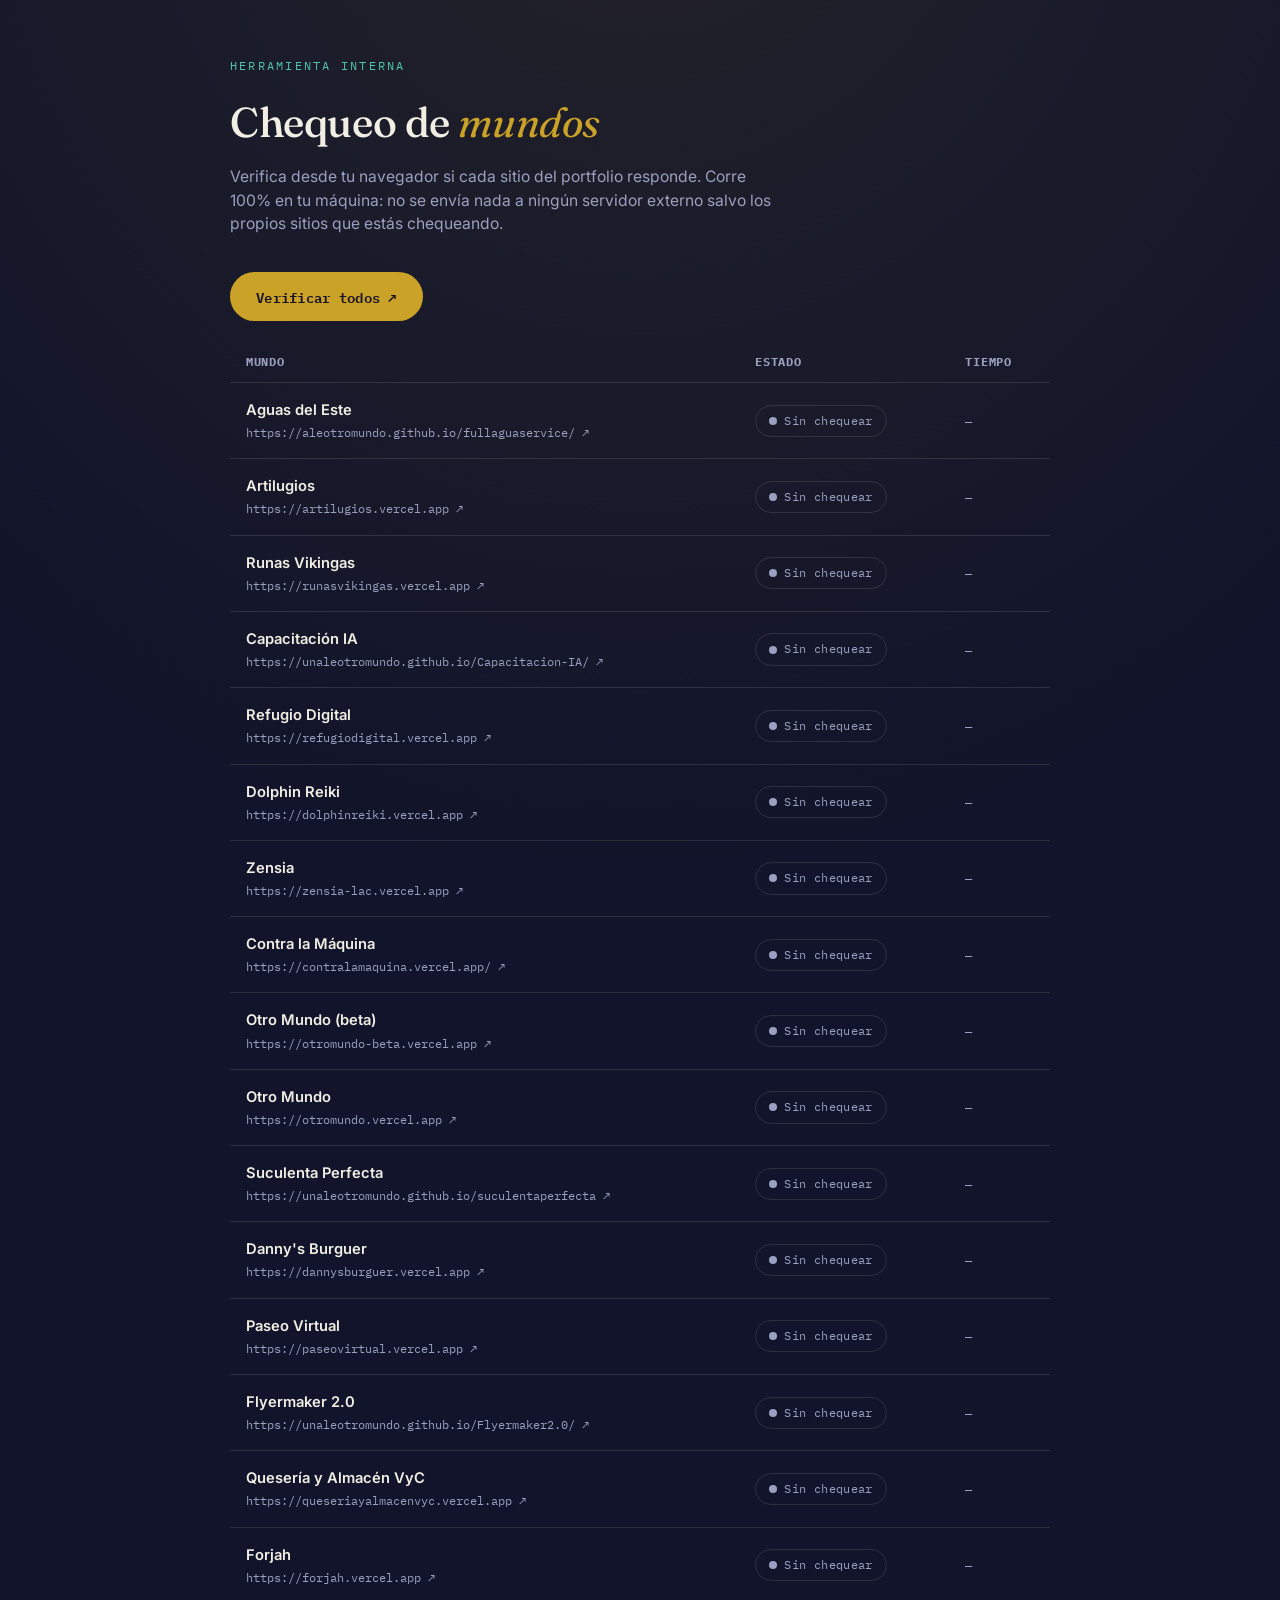
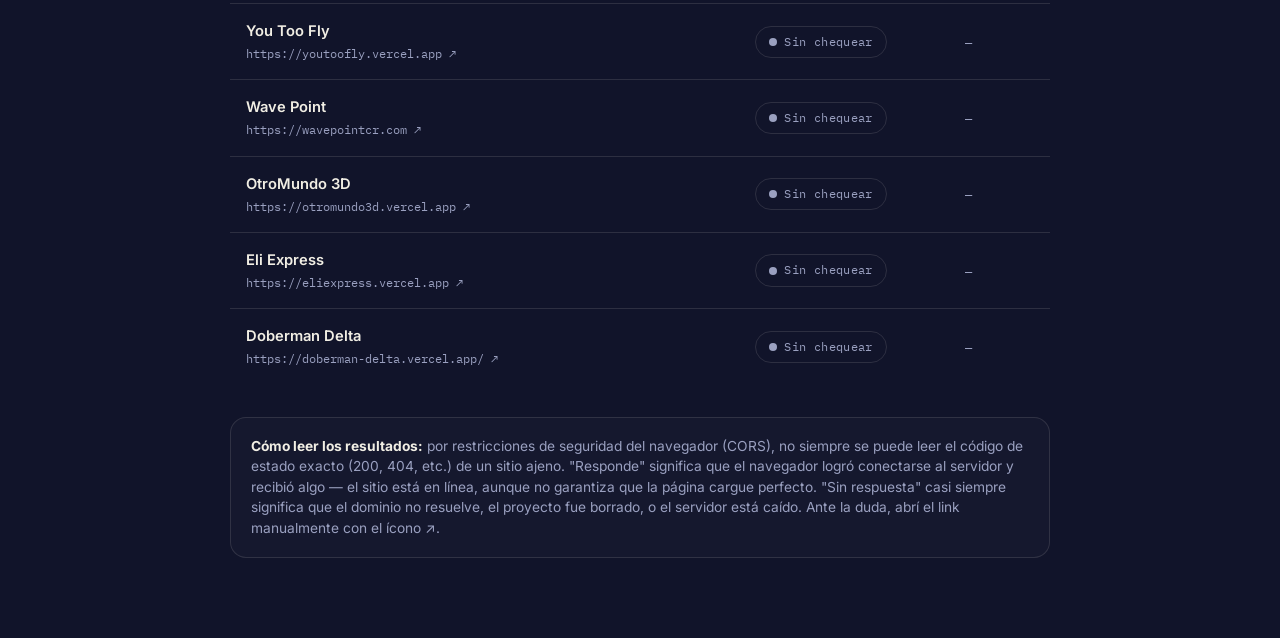
<file: checker.html>
<!DOCTYPE html>
<html lang="es">
<head>
<meta charset="UTF-8">
<meta name="viewport" content="width=device-width, initial-scale=1.0">
<title>Chequeo de mundos — Pangea</title>
<style>
@import url('https://fonts.googleapis.com/css2?family=Fraunces:ital,opsz,wght@0,9..144,300..900;1,9..144,300..900&family=Inter:wght@400;500;600;700&family=IBM+Plex+Mono:wght@400;500&display=swap');

:root{
  --bg: #11142A;
  --card: #1B2044;
  --gold: #C9A227;
  --teal: #4FC7A8;
  --red: #e08a8a;
  --text: #F1EEE4;
  --text-dim: #9AA0C0;
  --line: rgba(241,238,228,0.12);
}
*{margin:0;padding:0;box-sizing:border-box;}
body{
  background:
    radial-gradient(ellipse 80% 50% at 50% -10%, rgba(201,162,39,0.10), transparent),
    var(--bg);
  color:var(--text);
  font-family:'Inter', sans-serif;
  line-height:1.5;
  padding:56px 24px 80px;
}
.wrap{max-width:820px; margin:0 auto;}
.eyebrow{font-family:'IBM Plex Mono', monospace; font-size:0.78rem; letter-spacing:0.18em; text-transform:uppercase; color:var(--teal); display:block; margin-bottom:16px;}
h1{font-family:'Fraunces', serif; font-weight:500; font-size:clamp(1.9rem, 4vw, 2.6rem); margin-bottom:12px; letter-spacing:-0.01em;}
h1 em{font-style:italic; font-weight:400; color:var(--gold);}
p.lead{color:var(--text-dim); max-width:560px; margin-bottom:36px; font-size:0.98rem;}

.controls{display:flex; gap:12px; align-items:center; margin-bottom:32px; flex-wrap:wrap;}
button{
  font-family:'IBM Plex Mono', monospace; font-size:0.85rem; letter-spacing:0.02em;
  background:var(--gold); color:#181225; font-weight:600; border:none;
  padding:13px 26px; border-radius:999px; cursor:pointer;
  transition:transform .2s ease, box-shadow .2s ease;
}
button:hover:not(:disabled){transform:translateY(-2px); box-shadow:0 10px 26px rgba(201,162,39,0.22);}
button:disabled{opacity:0.5; cursor:not-allowed;}
.status-line{font-family:'IBM Plex Mono', monospace; font-size:0.82rem; color:var(--text-dim);}

table{width:100%; border-collapse:collapse; font-size:0.92rem;}
thead th{
  text-align:left; font-family:'IBM Plex Mono', monospace; font-size:0.72rem;
  letter-spacing:0.06em; text-transform:uppercase; color:var(--text-dim);
  padding:0 16px 12px; border-bottom:1px solid var(--line);
}
tbody td{padding:16px; border-bottom:1px solid var(--line); vertical-align:middle;}
tbody tr:last-child td{border-bottom:none;}
.site-name{font-weight:600;}
.site-url{display:block; font-family:'IBM Plex Mono', monospace; font-size:0.76rem; color:var(--text-dim); margin-top:3px; word-break:break-all;}
.site-url a{color:inherit; text-decoration:none;}
.site-url a:hover{color:var(--teal);}

.badge{
  display:inline-flex; align-items:center; gap:7px;
  font-family:'IBM Plex Mono', monospace; font-size:0.76rem; letter-spacing:0.03em;
  padding:6px 13px; border-radius:999px; border:1px solid var(--line);
  white-space:nowrap;
}
.dot{width:8px; height:8px; border-radius:50%; background:currentColor; flex-shrink:0;}
.badge.pending{color:var(--text-dim);}
.badge.checking{color:var(--gold);}
.badge.checking .dot{animation:pulse 1s ease-in-out infinite;}
.badge.ok{color:var(--teal); border-color:rgba(79,199,168,0.35);}
.badge.fail{color:var(--red); border-color:rgba(224,138,138,0.4);}
@keyframes pulse{0%,100%{opacity:1;}50%{opacity:0.3;}}

.time{font-family:'IBM Plex Mono', monospace; font-size:0.78rem; color:var(--text-dim);}

.note{
  margin-top:32px; padding:18px 20px; border:1px solid var(--line); border-radius:16px;
  font-size:0.86rem; color:var(--text-dim); background:rgba(255,255,255,0.02);
}
.note strong{color:var(--text);}

@media (max-width: 640px){
  table, thead, tbody, th, td, tr{display:block;}
  thead{display:none;}
  tbody tr{border:1px solid var(--line); border-radius:14px; padding:14px 16px; margin-bottom:12px;}
  tbody td{border-bottom:none; padding:6px 0;}
}
</style>
</head>
<body>
<div class="wrap">
  <span class="eyebrow">Herramienta interna</span>
  <h1>Chequeo de <em>mundos</em></h1>
  <p class="lead">Verifica desde tu navegador si cada sitio del portfolio responde. Corre 100% en tu máquina: no se envía nada a ningún servidor externo salvo los propios sitios que estás chequeando.</p>

  <div class="controls">
    <button id="runBtn">Verificar todos ↗</button>
    <span class="status-line" id="statusLine"></span>
  </div>

  <table>
    <thead>
      <tr><th>Mundo</th><th>Estado</th><th>Tiempo</th></tr>
    </thead>
    <tbody id="tbody"></tbody>
  </table>

  <div class="note">
    <strong>Cómo leer los resultados:</strong> por restricciones de seguridad del navegador (CORS), no siempre se puede leer el código de estado exacto (200, 404, etc.) de un sitio ajeno. "Responde" significa que el navegador logró conectarse al servidor y recibió algo — el sitio está en línea, aunque no garantiza que la página cargue perfecto. "Sin respuesta" casi siempre significa que el dominio no resuelve, el proyecto fue borrado, o el servidor está caído. Ante la duda, abrí el link manualmente con el ícono ↗.
  </div>
</div>

<script>
// Lista de mundos (nombre + URL)
const SITES = [
  { name: "Aguas del Este", url: "https://aleotromundo.github.io/fullaguaservice/" },
  { name: "Artilugios", url: "https://artilugios.vercel.app" },
  { name: "Runas Vikingas", url: "https://runasvikingas.vercel.app" },
  { name: "Capacitación IA", url: "https://unaleotromundo.github.io/Capacitacion-IA/" },
  { name: "Refugio Digital", url: "https://refugiodigital.vercel.app" },
  { name: "Dolphin Reiki", url: "https://dolphinreiki.vercel.app" },
  { name: "Zensia", url: "https://zensia-lac.vercel.app" },
  { name: "Contra la Máquina", url: "https://contralamaquina.vercel.app/" },
  { name: "Otro Mundo (beta)", url: "https://otromundo-beta.vercel.app" },
  { name: "Otro Mundo", url: "https://otromundo.vercel.app" },
  { name: "Suculenta Perfecta", url: "https://unaleotromundo.github.io/suculentaperfecta" },
  { name: "Danny's Burguer", url: "https://dannysburguer.vercel.app" },
  { name: "Paseo Virtual", url: "https://paseovirtual.vercel.app" },
  { name: "Flyermaker 2.0", url: "https://unaleotromundo.github.io/Flyermaker2.0/" },
  { name: "Quesería y Almacén VyC", url: "https://queseriayalmacenvyc.vercel.app" },
  { name: "Forjah", url: "https://forjah.vercel.app" },
  { name: "You Too Fly", url: "https://youtoofly.vercel.app" },
  { name: "Wave Point", url: "https://wavepointcr.com" },
  { name: "OtroMundo 3D", url: "https://otromundo3d.vercel.app" },
  { name: "Eli Express", url: "https://eliexpress.vercel.app" },
  { name: "Doberman Delta", url: "https://doberman-delta.vercel.app/" },
];

const tbody = document.getElementById('tbody');
const runBtn = document.getElementById('runBtn');
const statusLine = document.getElementById('statusLine');

function row(site, i){
  const tr = document.createElement('tr');
  tr.id = 'row-' + i;
  tr.innerHTML = `
    <td>
      <span class="site-name">${site.name}</span>
      <span class="site-url"><a href="${site.url}" target="_blank" rel="noopener">${site.url} ↗</a></span>
    </td>
    <td><span class="badge pending" id="badge-${i}"><span class="dot"></span>Sin chequear</span></td>
    <td><span class="time" id="time-${i}">—</span></td>
  `;
  return tr;
}

SITES.forEach((s, i) => tbody.appendChild(row(s, i)));

function setBadge(i, state, label){
  const el = document.getElementById('badge-' + i);
  el.className = 'badge ' + state;
  el.innerHTML = `<span class="dot"></span>${label}`;
}

async function checkSite(site, i, timeoutMs = 8000){
  setBadge(i, 'checking', 'Chequeando...');
  const start = performance.now();
  const controller = new AbortController();
  const timer = setTimeout(() => controller.abort(), timeoutMs);
  try{
    await fetch(site.url, { mode: 'no-cors', signal: controller.signal, cache: 'no-store' });
    clearTimeout(timer);
    const ms = Math.round(performance.now() - start);
    document.getElementById('time-' + i).textContent = ms + ' ms';
    setBadge(i, 'ok', 'Responde');
  }catch(err){
    clearTimeout(timer);
    const ms = Math.round(performance.now() - start);
    document.getElementById('time-' + i).textContent = ms + ' ms';
    setBadge(i, 'fail', err.name === 'AbortError' ? 'Sin respuesta (timeout)' : 'Sin respuesta');
  }
}

async function runAll(){
  runBtn.disabled = true;
  let done = 0;
  statusLine.textContent = `Verificando 0/${SITES.length}...`;
  await Promise.all(SITES.map(async (site, i) => {
    await checkSite(site, i);
    done++;
    statusLine.textContent = `Verificando ${done}/${SITES.length}...`;
  }));
  statusLine.textContent = `Listo — ${SITES.length} mundos chequeados.`;
  runBtn.disabled = false;
}

runBtn.addEventListener('click', runAll);
</script>
</body>
</html>
</file>
